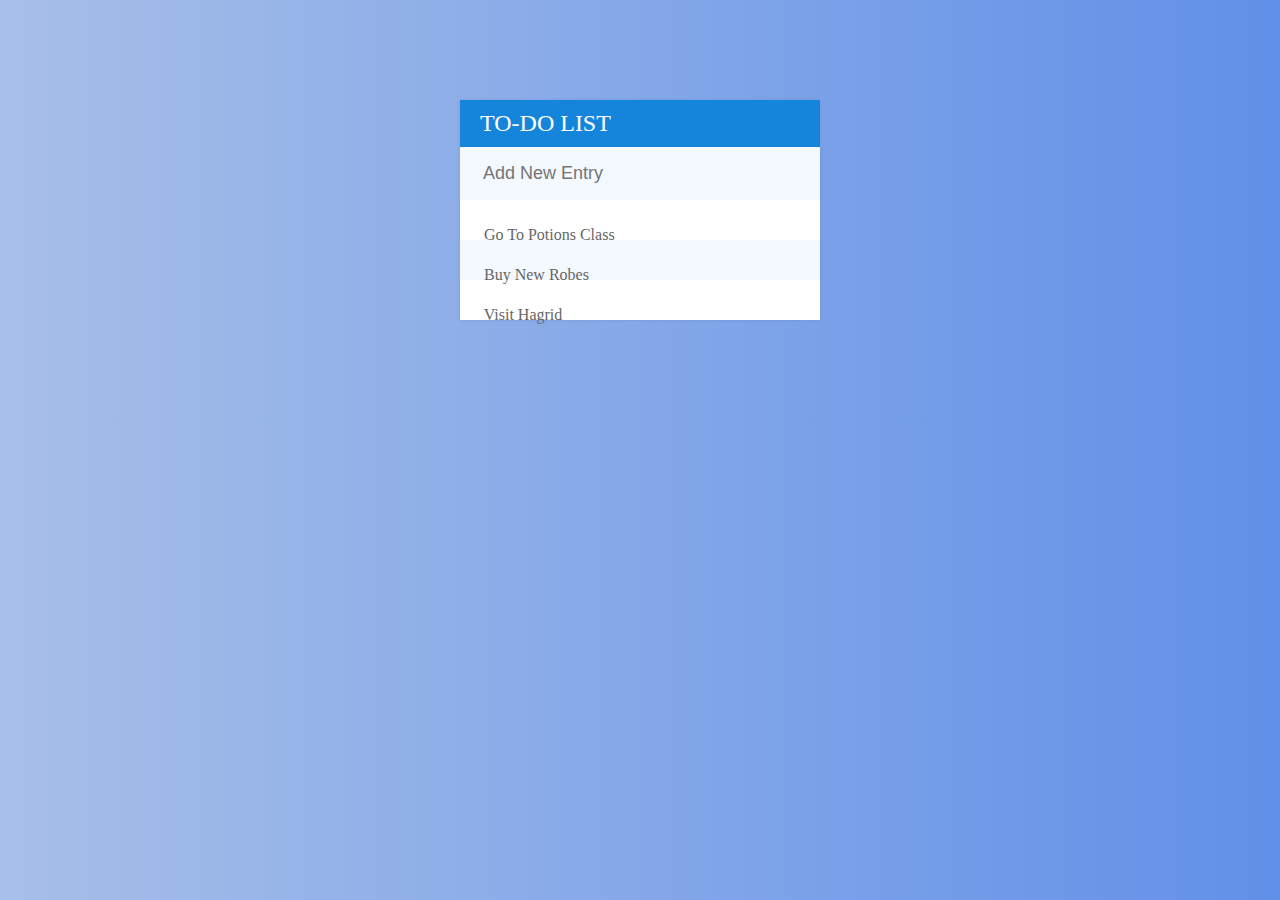
<file: projects/todo/index.html>
<!DOCTYPE html>
<html>
<head>
	<title>To-Do List</title>
	<link rel="stylesheet" type="text/css" href="assets\css\style.css">
	<script type="text/javascript" src="assets\js\lib\jquery.js"></script>
	<link href="https://fonts.googleapis.com/css?family=Roboto:400,500,700" rel="stylesheet">
	<link rel="stylesheet" href="https://use.fontawesome.com/releases/v5.8.1/css/all.css" integrity="sha384-50oBUHEmvpQ+1lW4y57PTFmhCaXp0ML5d60M1M7uH2+nqUivzIebhndOJK28anvf" crossorigin="anonymous">
</head>
<body>

<div id="container">
	<h1>To-Do List <i class="fas fa-plus-circle" id="add"></i></h1>
	<input type="text" placeholder="Add New Entry" name="">
	<ul>
		<li><span><i class="fas fa-trash-alt"></i></span> Go To Potions Class</li>
		<li><span><i class="fas fa-trash-alt"></i></span> Buy New Robes</li>
		<li><span><i class="fas fa-trash-alt"></i></span> Visit Hagrid</li>
	</ul>
</div>
<script type="text/javascript" src="assets/js/todos.js"></script>

</body>
</html>
</file>
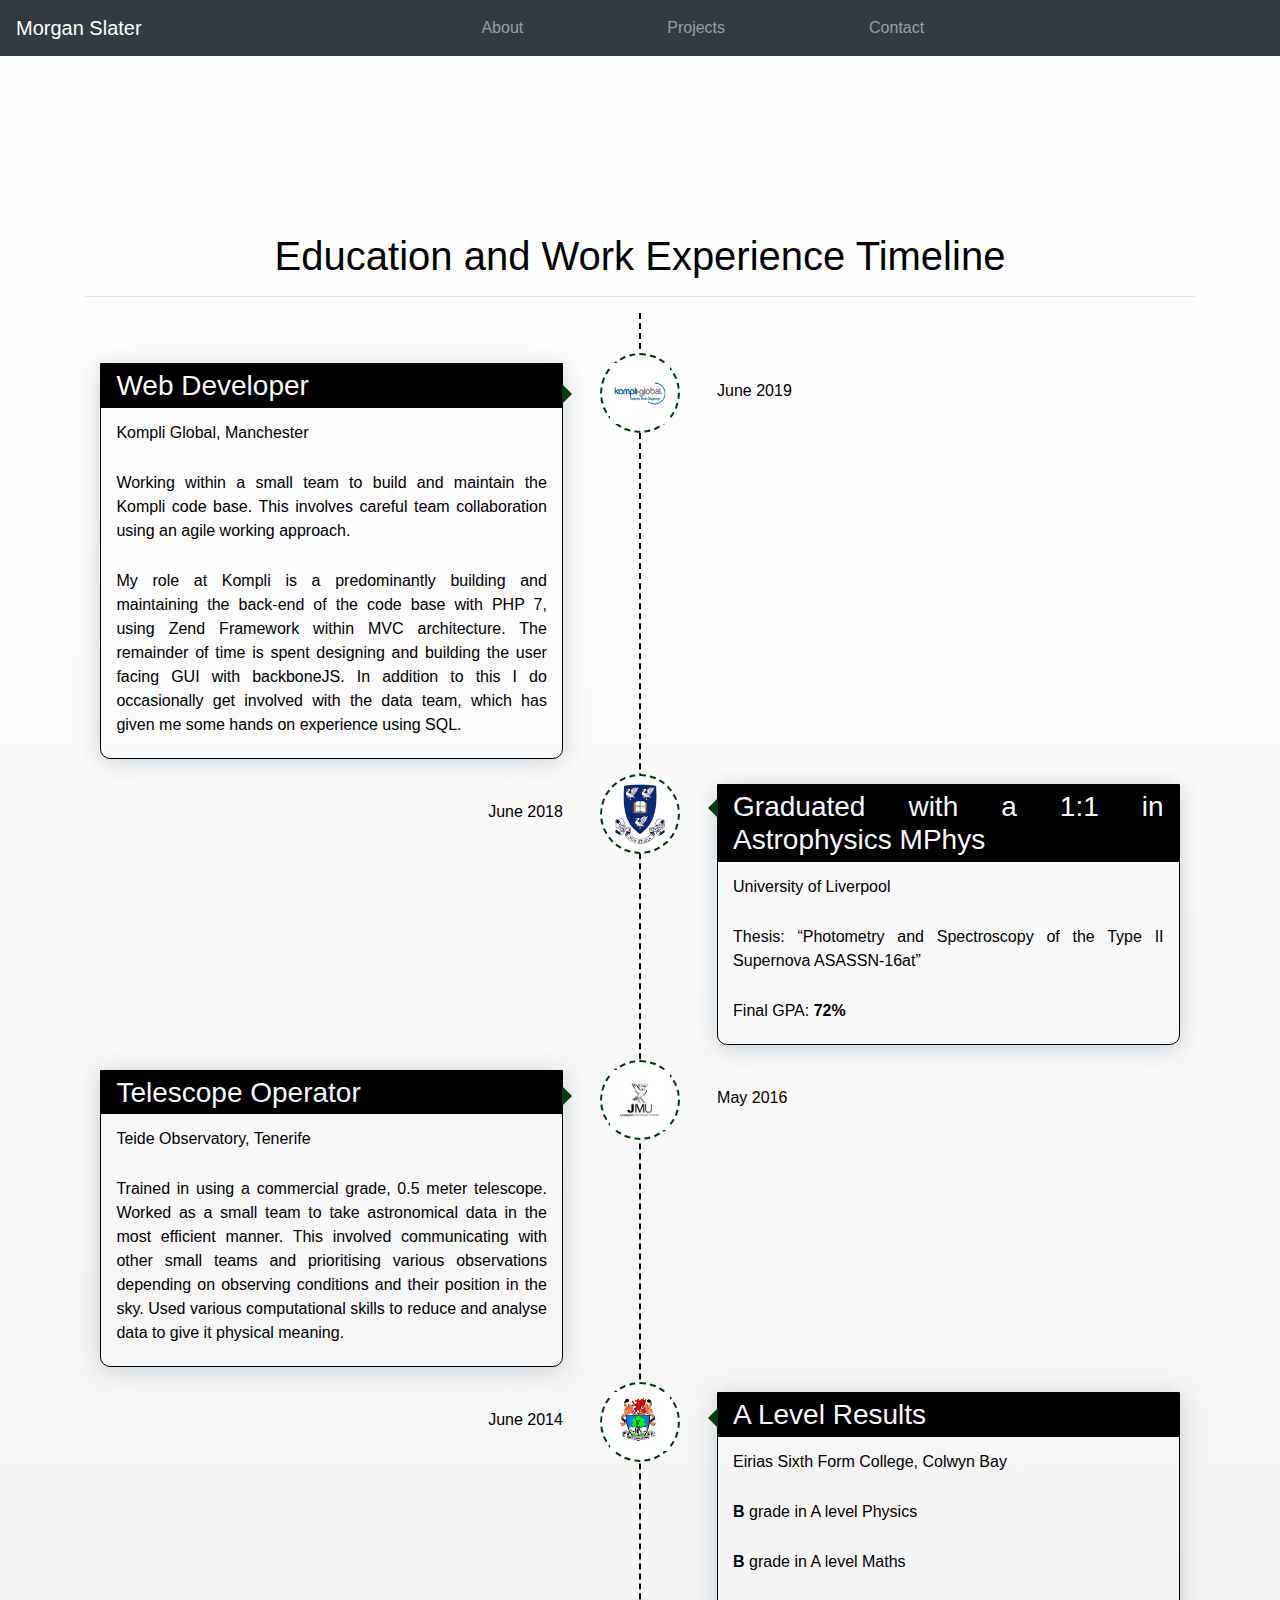
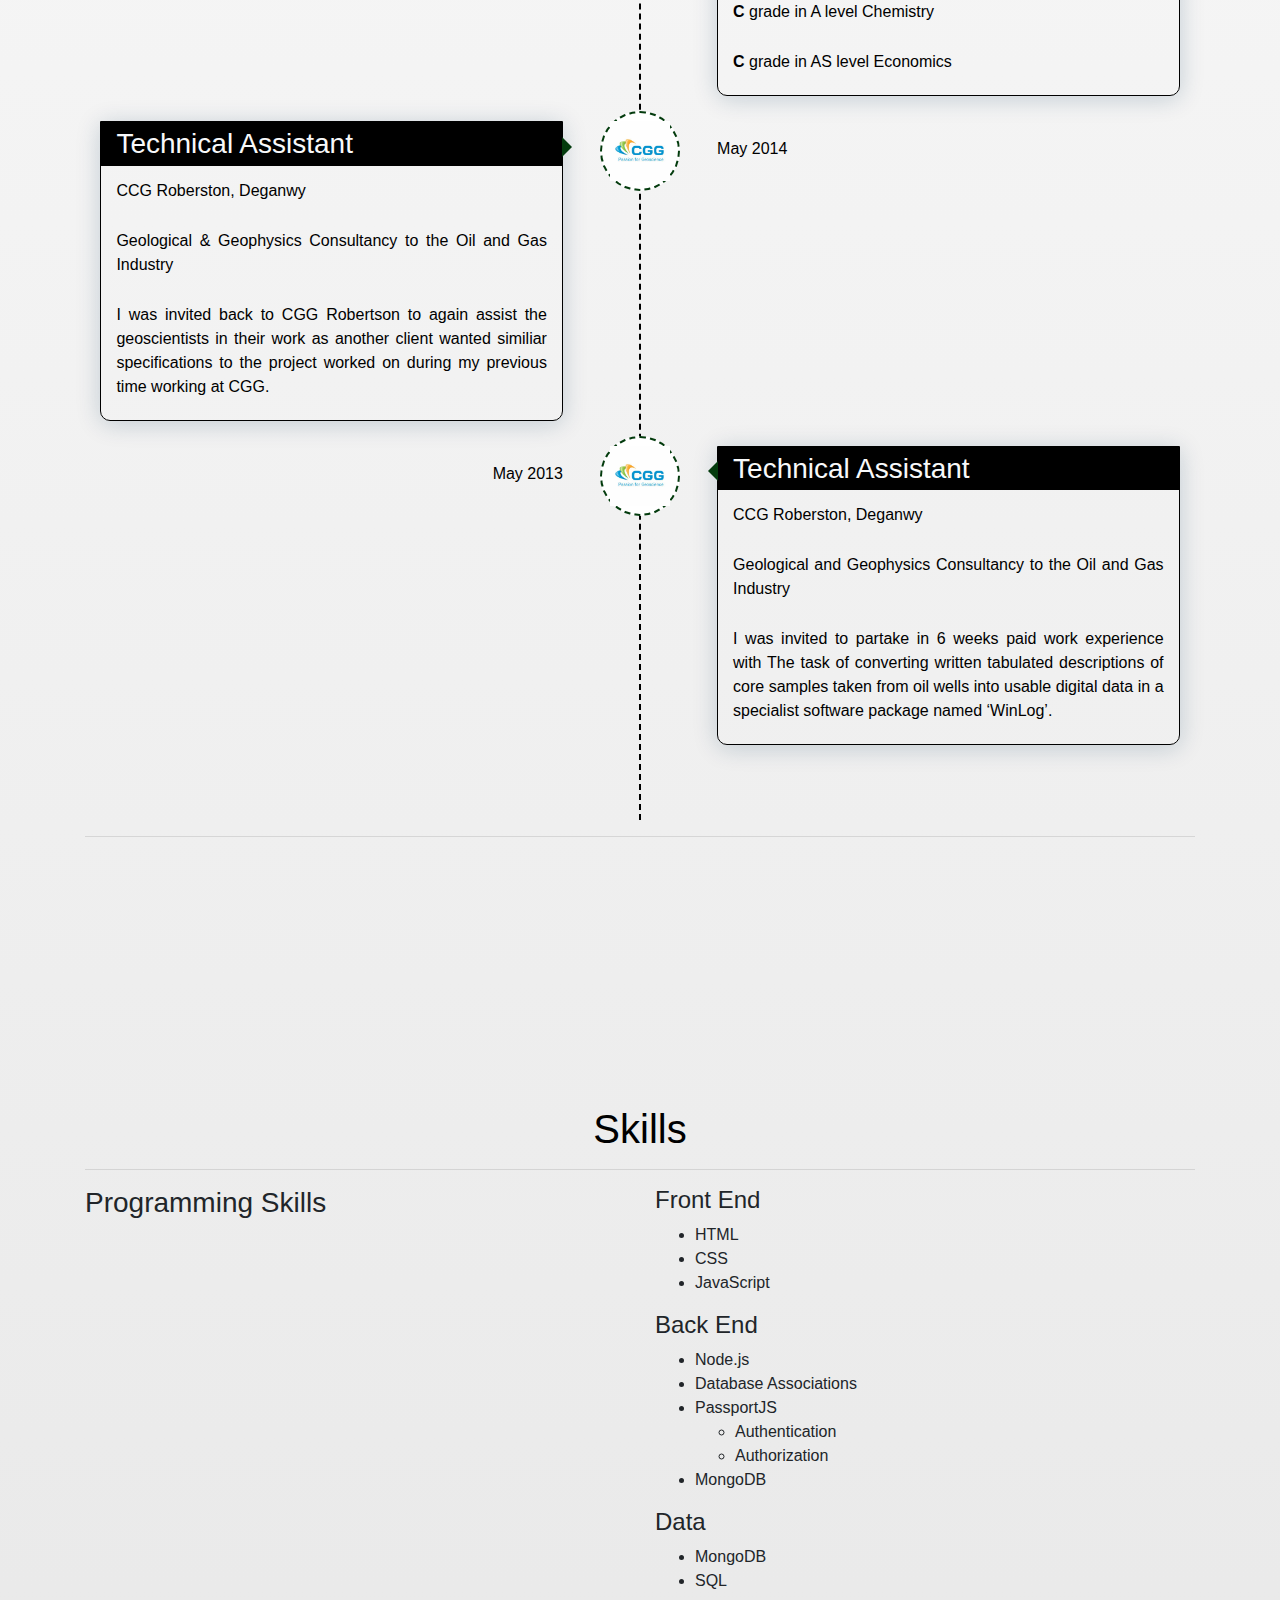
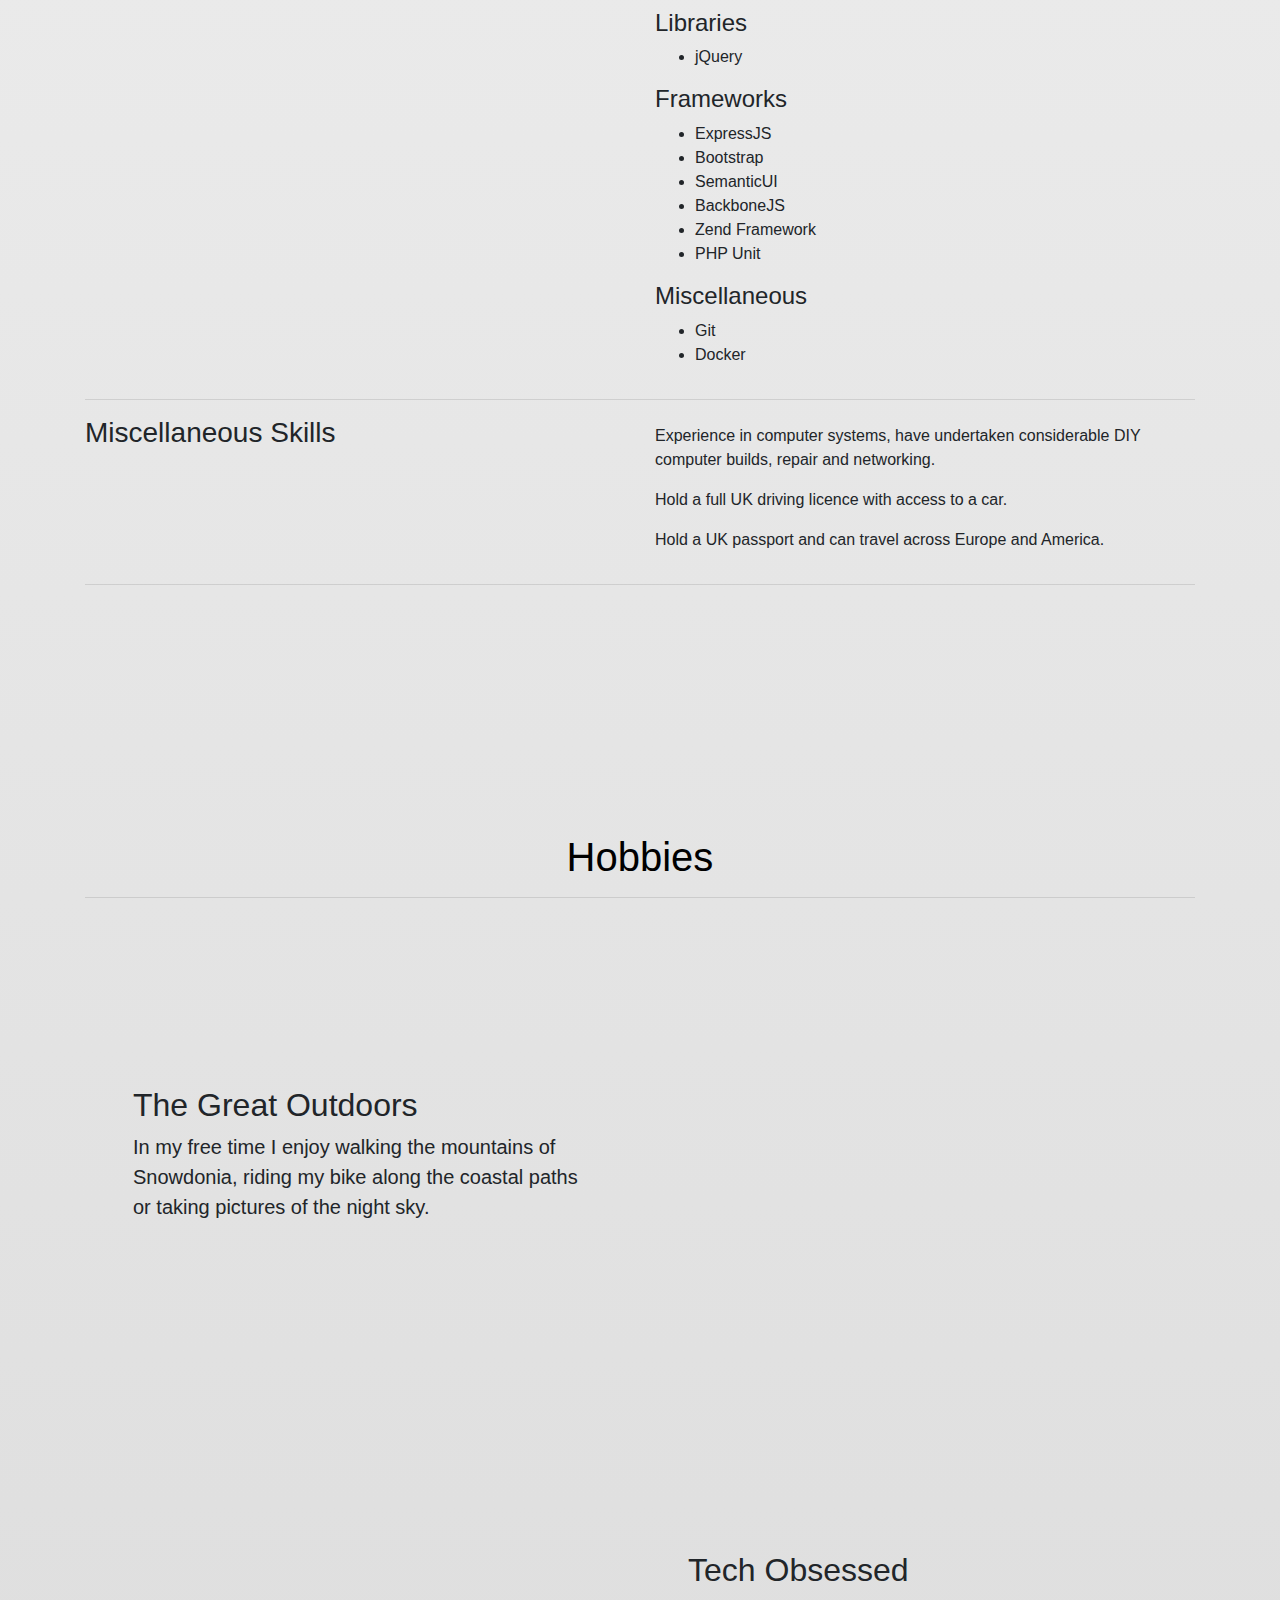
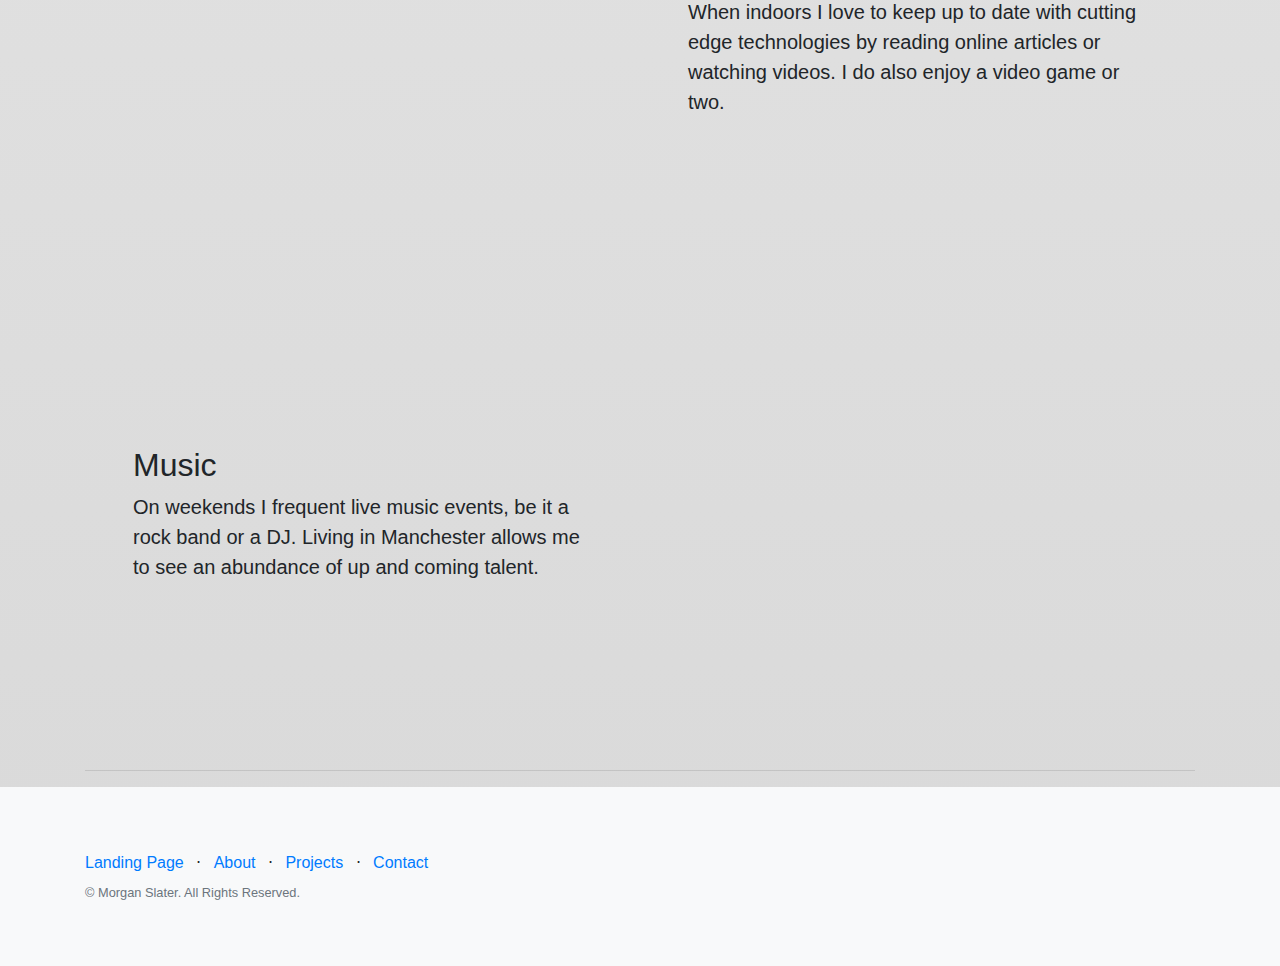
<file: about.html>
<!doctype html>
<html lang="en">
<body>
<head>
    <!-- Required meta tags -->
    <meta charset="utf-8">
    <meta name="viewport" content="width=device-width, initial-scale=1, shrink-to-fit=no">
    <link rel="stylesheet" type="text/css" href="about.css">
    <!-- Bootstrap CSS -->
    <link rel="stylesheet" href="https://stackpath.bootstrapcdn.com/bootstrap/4.3.1/css/bootstrap.min.css" integrity="sha384-ggOyR0iXCbMQv3Xipma34MD+dH/1fQ784/j6cY/iJTQUOhcWr7x9JvoRxT2MZw1T" crossorigin="anonymous">
    <link rel="stylesheet" href="https://use.fontawesome.com/releases/v5.8.1/css/all.css" integrity="sha384-50oBUHEmvpQ+1lW4y57PTFmhCaXp0ML5d60M1M7uH2+nqUivzIebhndOJK28anvf" crossorigin="anonymous">
    <link href="https://fonts.googleapis.com/css?family=Zilla+Slab" rel="stylesheet">
    <title>   

      Morgan Slater

    </title>
</head>

<nav class="navbar navbar-expand-lg navbar-dark bg-dark fixed-top">
    <button class="navbar-toggler" type="button" data-toggle="collapse" data-target="#navbarSupportedContent" aria-controls="navbarSupportedContent" aria-expanded="false" aria-label="Toggle navigation">
      <span class="navbar-toggler-icon"></span>
    </button>
  
    <div class="collapse navbar-collapse" id="navbarSupportedContent">
      <a class="navbar-brand" href="index.html"><i class="fas fa-keyboard"></i> <span id="logo">   Morgan Slater</span></a>
      <ul class="navbar-nav mr-auto">
      </ul>
      <ul class="navbar-nav auto">
        <li class="nav-item middle">
          <a class="nav-link" href="about.html">About <span class="sr-only">(current)</span></a>
        </li>
        <li class="nav-item middle">
          <a class="nav-link" href="projects.html">Projects</a>
        </li>
        <li class="nav-item middle">
          <a
            class="nav-link"
            id="nav-contact"
            onclick="window.open('https://slatermorgan-contact.herokuapp.com/', 'newwindow', 'width=600,height=600'); return false;"
          >
            Contact
          </a>
        </li>
      </ul>
      <ul class="navbar-nav ml-auto">
        <li class="nav-item">
          <a class="navbar-brand" href="https://github.com/slatermorgan"><i class="fab fa-github"></i></a>
        </li>
      </ul>
    </div>
</nav>

<div class="parallax header"></div>

<div><h1>Education and Work Experience Timeline</h1></div>


<section id="timeline">
<div class="container">
  <hr>
      <div class="timeline">
        <div class="row no-gutters justify-content-end justify-content-md-around align-items-start  timeline-nodes">
          <div class="col-10 col-md-5 order-3 order-md-1 timeline-content">
            <h3 class=" text-light">Web Developer</h3>
            <p>Kompli Global, Manchester</p>
            <p> Working within a small team to build and maintain the Kompli code base. This involves careful team collaboration using an agile working approach. </p>
            <p>My role at Kompli is a predominantly building and maintaining the back-end of the code base with PHP 7, using Zend Framework within MVC architecture. The remainder of time is spent designing and building the user facing GUI with backboneJS. In addition to this I do occasionally get involved with the data team, which has given me some hands on experience using SQL.</p>
          </div>
          <div class="col-2 col-sm-1 px-md-3 order-2 timeline-image text-md-center d-none d-md-block">
            <img src="imgs/kompli.png" class="img-fluid" alt="img">
          </div>
          <div class="col-10 col-md-5 order-1 order-md-3 py-3 timeline-date">
            <time>June 2019</time>
          </div>
        </div>
        <div class="row no-gutters justify-content-end justify-content-md-around align-items-start  timeline-nodes">
          <div class="col-10 col-md-5 order-3 order-md-1 timeline-content">
            <h3 class=" text-light">Graduated with a 1:1 in Astrophysics MPhys</h3>
            <p>University of Liverpool</p>
            <p>Thesis: “Photometry and Spectroscopy of the Type II Supernova ASASSN-16at”</p>
            <p>Final GPA: <strong>72%</strong></p>
          </div>
          <div class="col-2 col-sm-1 px-md-3 order-2 timeline-image text-md-center d-none d-md-block">
            <img src="imgs/uol.jpg" class="img-fluid" alt="img">
          </div>
          <div class="col-10 col-md-5 order-1 order-md-3 py-3 timeline-date">
            <time>June 2018</time>
          </div>
        </div>
        <div class="row no-gutters justify-content-end justify-content-md-around align-items-start  timeline-nodes">
          <div class="col-10 col-md-5 order-3 order-md-1 timeline-content">
            <h3 class=" text-light">Telescope Operator</h3>
            <p>Teide Observatory, Tenerife</p>
            <p>Trained in using a commercial grade, 0.5 meter telescope. Worked as a small team to take astronomical data in the most efficient manner. This involved communicating with other small teams and prioritising various observations depending on observing conditions and their position in the sky. Used various computational skills to reduce and analyse data to give it physical meaning.</p>
          </div>
          <div class="col-2 col-sm-1 px-md-3 order-2 timeline-image text-md-center d-none d-md-block">
            <img src="imgs/ljmu.jpg" class="img-fluid" alt="img">
          </div>
          <div class="col-10 col-md-5 order-1 order-md-3 py-3 timeline-date">
            <time>May 2016</time>
          </div>
        </div>
        <div class="row no-gutters justify-content-end justify-content-md-around align-items-start  timeline-nodes">
          <div class="col-10 col-md-5 order-3 order-md-1 timeline-content">
            <h3 class=" text-light">A Level Results</h3>
            <p>Eirias Sixth Form College, Colwyn Bay</p>
            <p><strong id="grade">B</strong> grade in A level Physics</p>
            <p><strong id="grade">B</strong> grade in A level Maths</p>
            <p><strong id="grade">C</strong> grade in A level Chemistry</p>
            <p><strong id="grade">C</strong> grade in AS level Economics</p>
          </div>
          <div class="col-2 col-sm-1 px-md-3 order-2 timeline-image text-md-center d-none d-md-block">
            <img src="imgs/eirias.jpg" class="img-fluid" alt="img">
          </div>
          <div class="col-10 col-md-5 order-1 order-md-3 py-3 timeline-date">
            <time>June 2014</time>
          </div>
        </div>
        <div class="row no-gutters justify-content-end justify-content-md-around align-items-start  timeline-nodes">
          <div class="col-10 col-md-5 order-3 order-md-1 timeline-content">
            <h3 class="text-light">Technical Assistant</h3>
            <p>CCG Roberston, Deganwy</p>
            <p>Geological & Geophysics Consultancy to the Oil and Gas Industry</p>
            <p>I was invited back to CGG Robertson to again assist the geoscientists in their work as another client wanted similiar specifications to the project worked on during my previous time working at CGG.</p>
          </div>
          <div class="col-2 col-sm-1 px-md-3 order-2 timeline-image text-md-center d-none d-md-block">
            <img src="imgs/cgg.jpg" class="img-fluid" alt="img">
          </div>
          <div class="col-10 col-md-5 order-1 order-md-3 py-3 timeline-date">
            <time>May 2014</time>
          </div>
        </div>
        <div class="row no-gutters justify-content-end justify-content-md-around align-items-start  timeline-nodes">
          <div class="col-10 col-md-5 order-3 order-md-1 timeline-content">
            <h3 class=" text-light">Technical Assistant</h3>
            <p>CCG Roberston, Deganwy</p>
            <p>Geological and Geophysics Consultancy to the Oil and Gas Industry</p>
            <p>I was invited to partake in 6 weeks paid work experience with The task of converting written tabulated descriptions of core samples taken from oil wells into usable digital data in a specialist software package named ‘WinLog’.</p>
          </div>
          <div class="col-2 col-sm-1 px-md-3 order-2 timeline-image text-md-center d-none d-md-block">
            <img src="imgs/cgg.jpg" class="img-fluid" alt="img">
          </div>
          <div class="col-10 col-md-5 order-1 order-md-3 py-3 timeline-date">
            <time>May 2013</time>
          </div>
        </div>
      </div>
      <hr>
    </div>
</section>

<div class="parallax"></div>

<div><h1>Skills</h1></div>

<section id="skills">
    <div class="container">
      <hr>
        <div class="row">
          <div class="col-lg-6">
            <h3><i class="fas fa-code"></i> Programming Skills </h3>
          </div>
          <div class="col-lg-6">
              <h4>Front End</h4>
              <ul>
                <li>HTML</li>
                <li>CSS</li>
                <li>JavaScript</li>
              </ul>
              <h4>Back End</h4>
              <ul>
                  <li>Node.js</li>
                  <li>Database Associations</li>
                  <li>PassportJS</li>
                  <ul>
                      <li>Authentication</li>
                      <li>Authorization</li>
                  </ul>
                  <li>MongoDB</li>
              </ul>
              <h4>Data</h4>
              <ul>
                <li>MongoDB</li>
                <li>SQL</li>
              </ul>
              <h4>Libraries</h4>
              <ul>
                  <li>jQuery</li>
              </ul>
              <h4>Frameworks</h4>
              <ul>
                  <li>ExpressJS</li>
                  <li>Bootstrap</li>
                  <li>SemanticUI</li>
                  <li>BackboneJS</li>
                  <li>Zend Framework</li>
                  <li>PHP Unit</li>
              </ul>
              <h4>Miscellaneous</h4>
              <ul>
                <li>Git</li>
                <li>Docker</li>
              </ul>
            </div>
      </div> <!-- /container -->
</section>

<section id="skills">
  <div class="container">
    <hr>
      <div class="row">
        <div class="col-lg-6">
          <h3><i class="fas fa-check-double"></i></i> Miscellaneous Skills</h3>
        </div>
        <div class="col-lg-6">
          <h3><i class="far fa-hdd"></i></h3>
          <p>Experience in computer systems, have undertaken considerable DIY computer builds,
              repair and networking.</p>
          <h3><i class="fas fa-car"></i></h3>
          <p>Hold a full UK driving licence with access to a car.</p>
          <h3><i class="fas fa-plane"></i></h3>
          <p>Hold a UK passport and can travel across Europe and America.</p>
        </div>
    </div> <!-- /container -->
    <hr>
</section>

<div class="parallax"></div>

<section class="showcase">
  <div><h1>Hobbies</h1></div>
    <div class="container">
      <hr>

          <div class="container-fluid p-0">
            <div class="row no-gutters">
      
              <div class="col-lg-6 order-lg-2 text-white showcase-img" style="background-image: url('https://i.postimg.cc/qBYW6JvM/walking.jpg');"></div>
              <div class="col-lg-6 order-lg-1 my-auto showcase-text ">
                <h2>The Great Outdoors</h2>
                <p class="lead mb-0">In my free time I enjoy walking the mountains of Snowdonia, riding my bike along the coastal paths or taking pictures of the night sky.</p>
              </div>
            </div>
            <div class="row no-gutters">
              <div class="col-lg-6 text-white showcase-img" style="background-image: url('https://i.postimg.cc/XJN6LQRj/keyboard.jpg');"></div>
              <div class="col-lg-6 my-auto showcase-text">
                <h2>Tech Obsessed</h2>
                <p class="lead mb-0">When indoors I love to keep up to date with cutting edge technologies by reading online articles or watching videos. I do also enjoy a video game or two.</p>
              </div>
            </div>
            <div class="row no-gutters">
              <div class="col-lg-6 order-lg-2 text-white showcase-img" style="background-image: url('https://i.postimg.cc/WbqL5DHk/music.jpg');"></div>
              <div class="col-lg-6 order-lg-1 my-auto showcase-text">
                <h2>Music</h2>
                <p class="lead mb-0">On weekends I frequent live music events, be it a rock band or a DJ. Living in Manchester allows me to see an abundance of up and coming talent. </p>
              </div>
            </div>
      </div>
      <hr>
  </div>
</section>

<div class="container">

</div>
  
    <!-- Footer -->
    <footer class="footer bg-light">
      <div class="container">
        <div class="row">
          <div class="col-lg-6 h-100 text-center text-lg-left my-auto">
            <ul class="list-inline mb-2">
              <li class="list-inline-item">
                <a href="index.html">Landing Page</a>
              </li>
              <li class="list-inline-item">&sdot;</li>
              <li class="list-inline-item">
                <a href="about.html">About</a>
              </li>
              <li class="list-inline-item">&sdot;</li>
              <li class="list-inline-item">
                <a href="projects.html">Projects</a>
              </li>
              <li class="list-inline-item">&sdot;</li>
              <li class="list-inline-item">
                <a href="contact.html">Contact</a>
              </li>
            </ul>
            <p class="text-muted small mb-4 mb-lg-0">&copy; Morgan Slater. All Rights Reserved.</p>
          </div>
          <div class="col-lg-6 h-100 text-center text-lg-right my-auto">
            <ul class="list-inline mb-0">
              <li class="list-inline-item">
                <a href="https://github.com/slatermorgan">
                  <i class="fab fa-github fa-2x fa-fw"></i>
                </a>
              </li>
            </ul>
          </div>
        </div>
      </div>
  </footer>


   <!-- Optional JavaScript -->
    <!-- jQuery first, then Popper.js, then Bootstrap JS -->
    <script src="https://code.jquery.com/jquery-3.3.1.slim.min.js" integrity="sha384-q8i/X+965DzO0rT7abK41JStQIAqVgRVzpbzo5smXKp4YfRvH+8abtTE1Pi6jizo" crossorigin="anonymous"></script>
    <script src="https://cdnjs.cloudflare.com/ajax/libs/popper.js/1.14.7/umd/popper.min.js" integrity="sha384-UO2eT0CpHqdSJQ6hJty5KVphtPhzWj9WO1clHTMGa3JDZwrnQq4sF86dIHNDz0W1" crossorigin="anonymous"></script>
    <script src="https://stackpath.bootstrapcdn.com/bootstrap/4.3.1/js/bootstrap.min.js" integrity="sha384-JjSmVgyd0p3pXB1rRibZUAYoIIy6OrQ6VrjIEaFf/nJGzIxFDsf4x0xIM+B07jRM" crossorigin="anonymous"></script>
</body>
</html>
</file>
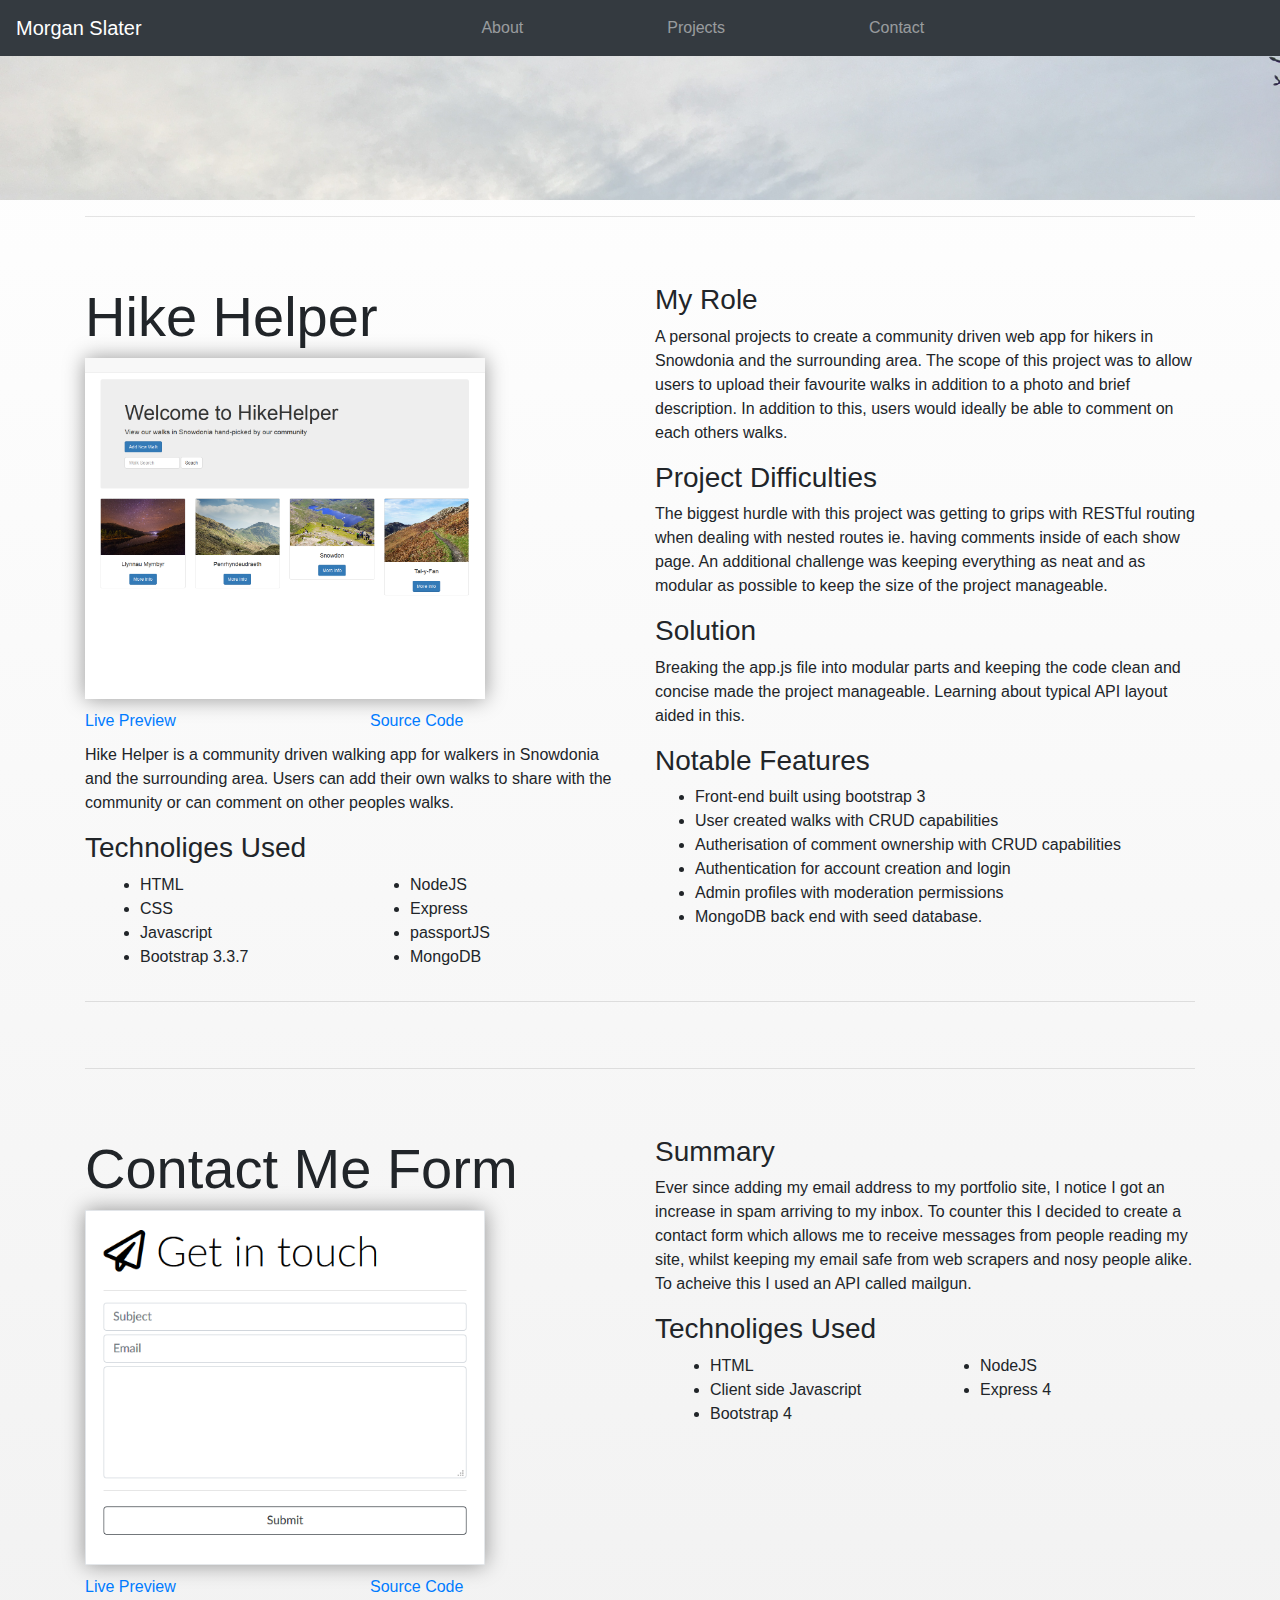
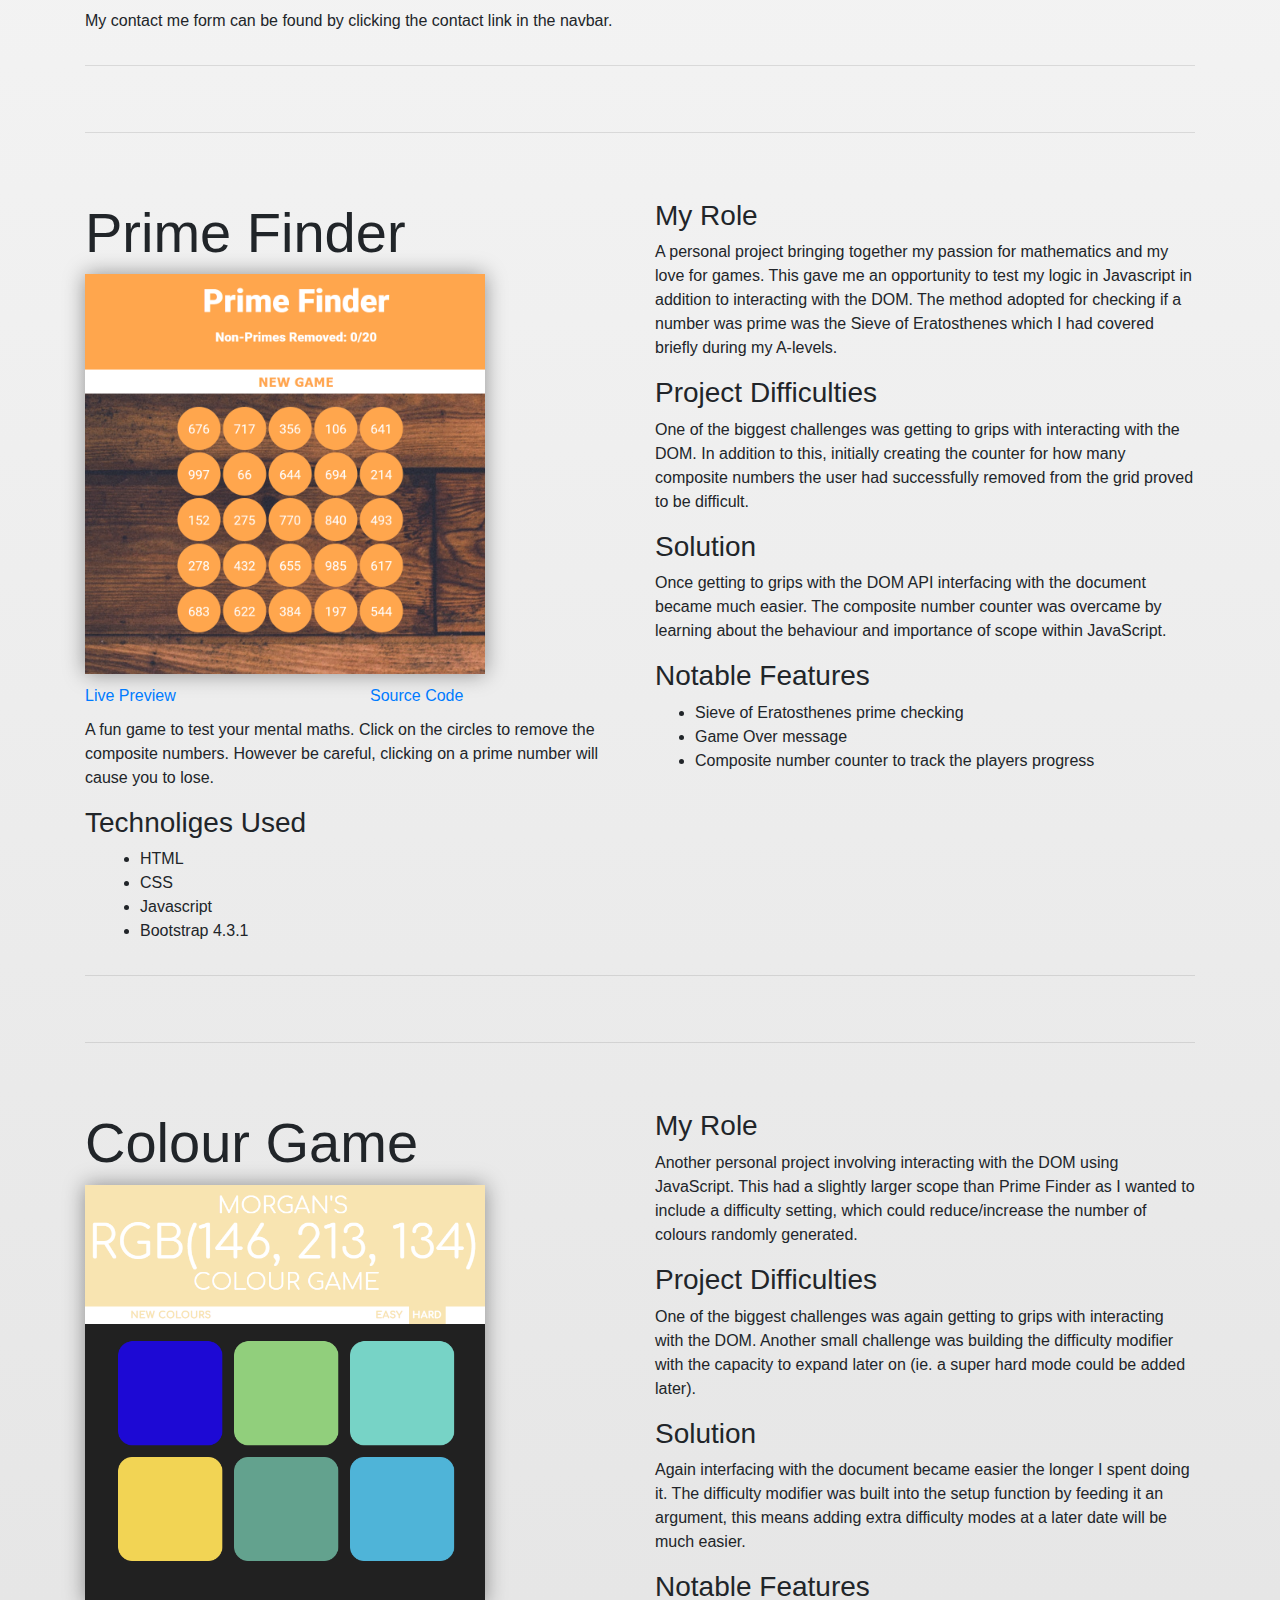
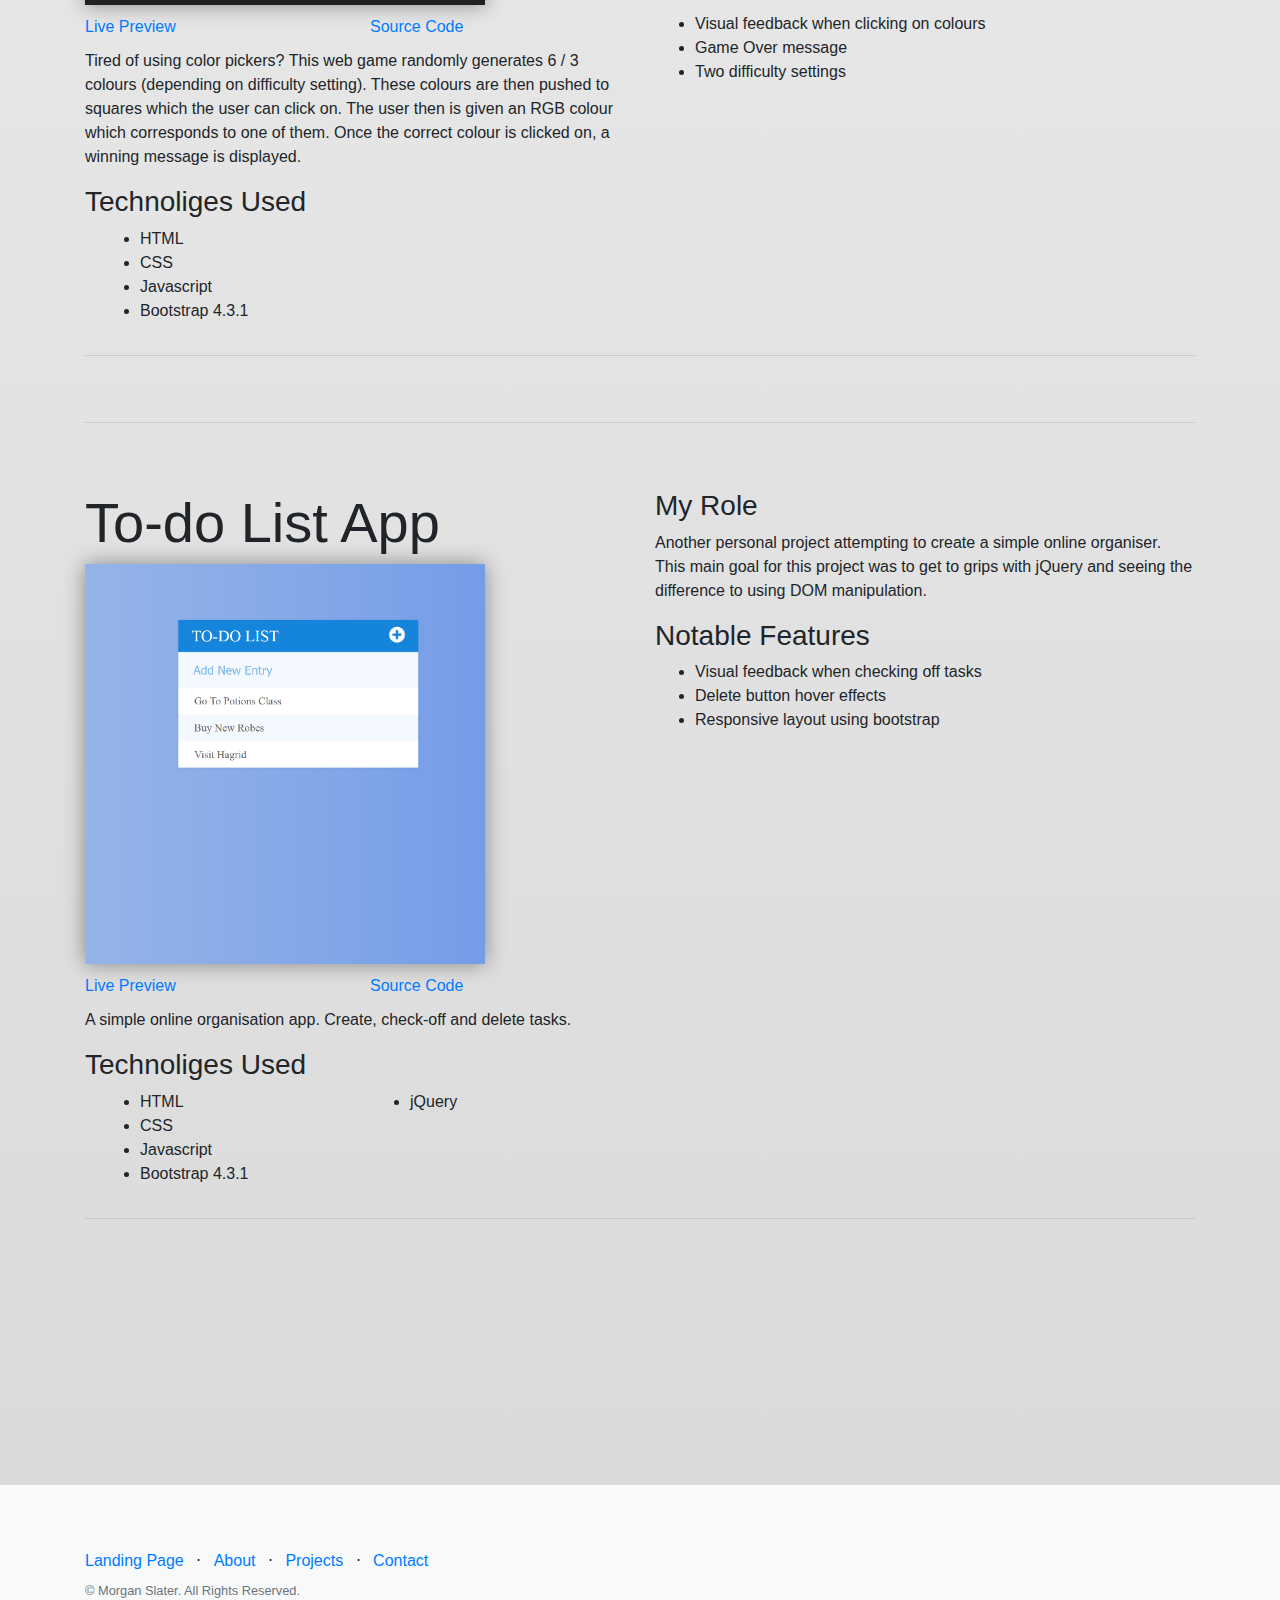
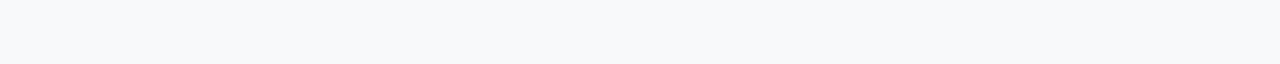
<file: projects.html>
<!doctype html>
<html lang="en">
<body>
<head>
    <!-- Required meta tags -->
    <meta charset="utf-8">
    <meta name="viewport" content="width=device-width, initial-scale=1, shrink-to-fit=no">
    <link rel="stylesheet" type="text/css" href="projects.css">
    <!-- Bootstrap CSS -->
    <link rel="stylesheet" href="https://stackpath.bootstrapcdn.com/bootstrap/4.3.1/css/bootstrap.min.css" integrity="sha384-ggOyR0iXCbMQv3Xipma34MD+dH/1fQ784/j6cY/iJTQUOhcWr7x9JvoRxT2MZw1T" crossorigin="anonymous">
    <link rel="stylesheet" href="https://use.fontawesome.com/releases/v5.8.1/css/all.css" integrity="sha384-50oBUHEmvpQ+1lW4y57PTFmhCaXp0ML5d60M1M7uH2+nqUivzIebhndOJK28anvf" crossorigin="anonymous">
    <link href="https://fonts.googleapis.com/css?family=Zilla+Slab" rel="stylesheet">
    <title>   

      Morgan Slater

    </title>
</head>

<nav class="navbar navbar-expand-lg navbar-dark bg-dark fixed-top">
    <button class="navbar-toggler" type="button" data-toggle="collapse" data-target="#navbarSupportedContent" aria-controls="navbarSupportedContent" aria-expanded="false" aria-label="Toggle navigation">
      <span class="navbar-toggler-icon"></span>
    </button>
  
    <div class="collapse navbar-collapse" id="navbarSupportedContent">
      <a class="navbar-brand" href="index.html"><i class="fas fa-keyboard"></i> <span id="logo">   Morgan Slater</span></a>
      <ul class="navbar-nav mr-auto">
      </ul>
      <ul class="navbar-nav auto">
        <li class="nav-item middle">
          <a class="nav-link" href="about.html">About <span class="sr-only">(current)</span></a>
        </li>
        <li class="nav-item middle">
          <a class="nav-link" href="projects.html">Projects</a>
        </li>
        <li class="nav-item middle">
          <a
            class="nav-link"
            id="nav-contact"
            onclick="window.open('https://slatermorgan-contact.herokuapp.com/', 'newwindow', 'width=600,height=600'); return false;"
          >
            Contact
          </a>
        </li>
      </ul>
      <ul class="navbar-nav ml-auto">
        <li class="nav-item">
          <a class="navbar-brand" href="https://github.com/slatermorgan"><i class="fab fa-github"></i></a>
        </li>
      </ul>
    </div>
</nav>

  <div class="parallax header"></div>

  <div class="container">
      <hr>
        <div class="row">
          <div class="col-sm">
            <h2>Hike Helper</h2>
            <img class="resize" src="imgs/projects/hikehelp.png" alt="">
            <div class="container" style="padding: 10px 0">
                <div class="row">
                  <div class="col-sm">
                      <a href="https://hike-help.herokuapp.com"><i class="fas fa-laptop-code"></i> Live Preview</a>
                  </div>
                  <div class="col-sm">
                      <a href="https://github.com/slatermorgan/Hike-Help"><i class="fas fa-code-branch"></i> Source Code</a>
                  </div>
                </div>
              </div>
              <p>Hike Helper is a community driven walking app for walkers in Snowdonia and the surrounding area. Users can add their own walks to share with the community or can comment on other peoples walks. </p>
              <h3>Technoliges Used</h3>
              <div class="container">
                  <div class="row">
                    <div class="col-sm">
                      <ul>
                        <li>HTML</li>
                        <li>CSS</li>
                        <li>Javascript</li>
                        <li>Bootstrap 3.3.7</li>
                      </ul>
                    </div>
                    <div class="col-sm">
                      <ul>
                        <li>NodeJS</li>
                        <li>Express</li>
                        <li>passportJS</li>
                        <li>MongoDB</li>
                      </ul>
                    </div>
                  </div>
                </div>
          </div>
          <div class="col-sm">
            <h3>My Role</h3>
            <p>A personal projects to create a community driven web app for hikers in Snowdonia and the surrounding area. The scope of this project was to allow users to upload their favourite walks in addition to a photo and brief description. In addition to this, users would ideally be able to comment on each others walks. </p>
            <h3>Project Difficulties</h3>
            <p>The biggest hurdle with this project was getting to grips with RESTful routing when dealing with nested routes ie. having comments inside of each show page. An additional challenge was keeping everything as neat and as modular as possible to keep the size of the project manageable. </p>
            <h3>Solution</h3>
            <p>Breaking the app.js file into modular parts and keeping the code clean and concise made the project manageable. Learning about typical API layout aided in this. </p>
            <h3>Notable Features</h3>
            <ul>
              <li>Front-end built using bootstrap 3</li>
              <li>User created walks with CRUD capabilities</li>
              <li>Autherisation of comment ownership with CRUD capabilities</li>
              <li>Authentication for account creation and login</li>
              <li>Admin profiles with moderation permissions</li>
              <li>MongoDB back end with seed database.</li>
            </ul>
          </div>
        </div>
        <hr>
      </div>

  <div class="container">
      <hr>
        <div class="row">
          <div class="col-sm">
            <h2>Contact Me Form</h2>
            <img class="resize" src="imgs/projects/contact.png" alt="">
            <div class="container" style="padding: 10px 0">
                <div class="row">
                  <div class="col-sm">
                      <a href="https://slatermorgan-contact.herokuapp.com"><i class="fas fa-laptop-code"></i> Live Preview</a>
                  </div>
                  <div class="col-sm">
                      <a href="https://github.com/slatermorgan/ContactMe"><i class="fas fa-code-branch"></i> Source Code</a>
                  </div>
                </div>
              </div>
              <p>My contact me form can be found by clicking the contact link in the navbar.</p>
          

          </div>
          <div class="col-sm">
            <h3>Summary</h3>
            <p>Ever since adding my email address to my portfolio site, I notice I got an increase in spam arriving to my inbox. To counter this I decided to create a contact form which allows me to receive messages from people reading my site, whilst keeping my email safe from web scrapers and nosy people alike. To acheive this I used an API called mailgun.</p>
            <h3>Technoliges Used</h3>
            <div class="container">
                <div class="row">
                  <div class="col-sm">
                    <ul>
                      <li>HTML</li>
                      <li>Client side Javascript</li>
                      <li>Bootstrap 4</li>
                    </ul>
                  </div>
                  <div class="col-sm">
                    <ul>
                      <li>NodeJS</li>
                      <li>Express 4</li>
                    </ul>
                  </div>
                </div>
            </div>
          </div>
        </div>
        <hr>
      </div>

      <div class="container">
          <hr>
            <div class="row">
              <div class="col-sm">
                <h2>Prime Finder</h2>
                <img class="resize" src="imgs/projects/primefinder.png" alt="">
                <div class="container" style="padding: 10px 0">
                    <div class="row">
                      <div class="col-sm">
                          <a href="projects/prime finder/primes.html"><i class="fas fa-laptop-code"></i> Live Preview</a>
                      </div>
                      <div class="col-sm">
                          <a href="https://github.com/slatermorgan/Prime-Finder"><i class="fas fa-code-branch"></i> Source Code</a>
                      </div>
                    </div>
                  </div>
                  <p>A fun game to test your mental maths. Click on the circles to remove the composite numbers. However be careful, clicking on a prime number will cause you to lose.</p>
                  <h3>Technoliges Used</h3>
                  <div class="container">
                      <div class="row">
                        <div class="col-sm">
                          <ul>
                            <li>HTML</li>
                            <li>CSS</li>
                            <li>Javascript</li>
                            <li>Bootstrap 4.3.1</li>
                          </ul>
                        </div>
                        <div class="col-sm">
                        </div>
                      </div>
                    </div>
              </div>
              <div class="col-sm">
                <h3>My Role</h3>
                <p>A personal project bringing together my passion for mathematics and my love for games. This gave me an opportunity to test my logic in Javascript in addition to interacting with the DOM. The method adopted for checking if a number was prime was the Sieve of Eratosthenes which I had covered briefly during my A-levels. </p>
                <h3>Project Difficulties</h3>
                <p>One of the biggest challenges was getting to grips with interacting with the DOM. In addition to this, initially creating the counter for how many composite numbers the user had successfully removed from the grid proved to be difficult. </p>
                <h3>Solution</h3>
                <p>Once getting to grips with the DOM API interfacing with the document became much easier. The composite number counter was overcame by learning about the behaviour and importance of scope within JavaScript.</p>
                <h3>Notable Features</h3>
                <ul>
                  <li>Sieve of Eratosthenes prime checking</li>
                  <li>Game Over message</li>
                  <li>Composite number counter to track the players progress</li>
                </ul>
              </div>
            </div>
            <hr>
          </div>



          <div class="container">
              <hr>
                <div class="row">
                  <div class="col-sm">
                    <h2>Colour Game</h2>
                    <img class="resize" src="imgs/projects/colorgame.png" alt="">
                    <div class="container" style="padding: 10px 0">
                        <div class="row">
                          <div class="col-sm">
                              <a href="projects/colorgame/colourgame.html"><i class="fas fa-laptop-code"></i> Live Preview</a>
                          </div>
                          <div class="col-sm">
                              <a href="https://github.com/slatermorgan/Colour-Game/"><i class="fas fa-code-branch"></i> Source Code</a>
                          </div>
                        </div>
                      </div>
                      <p>Tired of using color pickers? This web game randomly generates 6 / 3 colours (depending on difficulty setting). These colours are then pushed to squares which the user can click on. The user then is given an RGB colour which corresponds to one of them. Once the correct colour is clicked on, a winning message is displayed.</p>
                      <h3>Technoliges Used</h3>
                      <div class="container">
                          <div class="row">
                            <div class="col-sm">
                              <ul>
                                <li>HTML</li>
                                <li>CSS</li>
                                <li>Javascript</li>
                                <li>Bootstrap 4.3.1</li>
                              </ul>
                            </div>
                            <div class="col-sm">
                            </div>
                          </div>
                        </div>
                  </div>
                  <div class="col-sm">
                    <h3>My Role</h3>
                    <p>Another personal project involving interacting with the DOM using JavaScript. This had a slightly larger scope than Prime Finder as I wanted to include a difficulty setting, which could reduce/increase the number of colours randomly generated. </p>
                    <h3>Project Difficulties</h3>
                    <p>One of the biggest challenges was again getting to grips with interacting with the DOM. Another small challenge was building the difficulty modifier with the capacity to expand later on (ie. a super hard mode could be added later).</p>
                    <h3>Solution</h3>
                    <p>Again interfacing with the document became easier the longer I spent doing it. The difficulty modifier was built into the setup function by feeding it an argument, this means adding extra difficulty modes at a later date will be much easier.  </p>
                    <h3>Notable Features</h3>
                    <ul>
                      <li>Visual feedback when clicking on colours</li>
                      <li>Game Over message</li>
                      <li>Two difficulty settings</li>
                    </ul>
                  </div>
                </div>
                <hr>
              </div>

              <div class="container">
                  <hr>
                    <div class="row">
                      <div class="col-sm">
                        <h2>To-do List App</h2>
                        <img class="resize" src="imgs/projects/todo.png" alt="">
                        <div class="container" style="padding: 10px 0">
                            <div class="row">
                              <div class="col-sm">
                                  <a href="projects/todo/index.html"><i class="fas fa-laptop-code"></i> Live Preview</a>
                              </div>
                              <div class="col-sm">
                                  <a href="https://github.com/slatermorgan/To-Do-List-App"><i class="fas fa-code-branch"></i> Source Code</a>
                              </div>
                            </div>
                          </div>
                          <p>A simple online organisation app. Create, check-off and delete tasks.</p>
                          <h3>Technoliges Used</h3>
                          <div class="container">
                              <div class="row">
                                <div class="col-sm">
                                  <ul>
                                    <li>HTML</li>
                                    <li>CSS</li>
                                    <li>Javascript</li>
                                    <li>Bootstrap 4.3.1</li>
                                  </ul>
                                </div>
                                <div class="col-sm">
                                  <ul>
                                    <li>jQuery</li>
                                  </ul>
                                </div>
                              </div>
                            </div>
                      </div>
                      <div class="col-sm">
                        <h3>My Role</h3>
                        <p>Another personal project attempting to create a simple online organiser. This main goal for this project was to get to grips with jQuery and seeing the difference to using DOM manipulation.</p>
                        <h3>Notable Features</h3>
                        <ul>
                          <li>Visual feedback when checking off tasks</li>
                          <li>Delete button hover effects</li>
                          <li>Responsive layout using bootstrap</li>
                        </ul>
                      </div>
                    </div>
                    <hr>
                  </div>

                  <div class="parallax"></div>

    <!-- Footer -->
    <footer class="footer bg-light">
        <div class="container">
          <div class="row">
            <div class="col-lg-6 h-100 text-center text-lg-left my-auto">
              <ul class="list-inline mb-2">
                <li class="list-inline-item">
                  <a href="index.html">Landing Page</a>
                </li>
                <li class="list-inline-item">&sdot;</li>
                <li class="list-inline-item">
                  <a href="about.html">About</a>
                </li>
                <li class="list-inline-item">&sdot;</li>
                <li class="list-inline-item">
                  <a href="projects.html">Projects</a>
                </li>
                <li class="list-inline-item">&sdot;</li>
                <li class="list-inline-item">
                  <a href="contact.html">Contact</a>
                </li>
              </ul>
              <p class="text-muted small mb-4 mb-lg-0">&copy; Morgan Slater. All Rights Reserved.</p>
            </div>
            <div class="col-lg-6 h-100 text-center text-lg-right my-auto">
              <ul class="list-inline mb-0">
                <li class="list-inline-item">
                  <a href="https://github.com/slatermorgan">
                    <i class="fab fa-github fa-2x fa-fw"></i>
                  </a>
                </li>
              </ul>
            </div>
          </div>
        </div>
    </footer>


   <!-- Optional JavaScript -->
    <!-- jQuery first, then Popper.js, then Bootstrap JS -->
    <script src="https://code.jquery.com/jquery-3.3.1.slim.min.js" integrity="sha384-q8i/X+965DzO0rT7abK41JStQIAqVgRVzpbzo5smXKp4YfRvH+8abtTE1Pi6jizo" crossorigin="anonymous"></script>
    <script src="https://cdnjs.cloudflare.com/ajax/libs/popper.js/1.14.7/umd/popper.min.js" integrity="sha384-UO2eT0CpHqdSJQ6hJty5KVphtPhzWj9WO1clHTMGa3JDZwrnQq4sF86dIHNDz0W1" crossorigin="anonymous"></script>
    <script src="https://stackpath.bootstrapcdn.com/bootstrap/4.3.1/js/bootstrap.min.js" integrity="sha384-JjSmVgyd0p3pXB1rRibZUAYoIIy6OrQ6VrjIEaFf/nJGzIxFDsf4x0xIM+B07jRM" crossorigin="anonymous"></script>
</body>
</html>
</file>
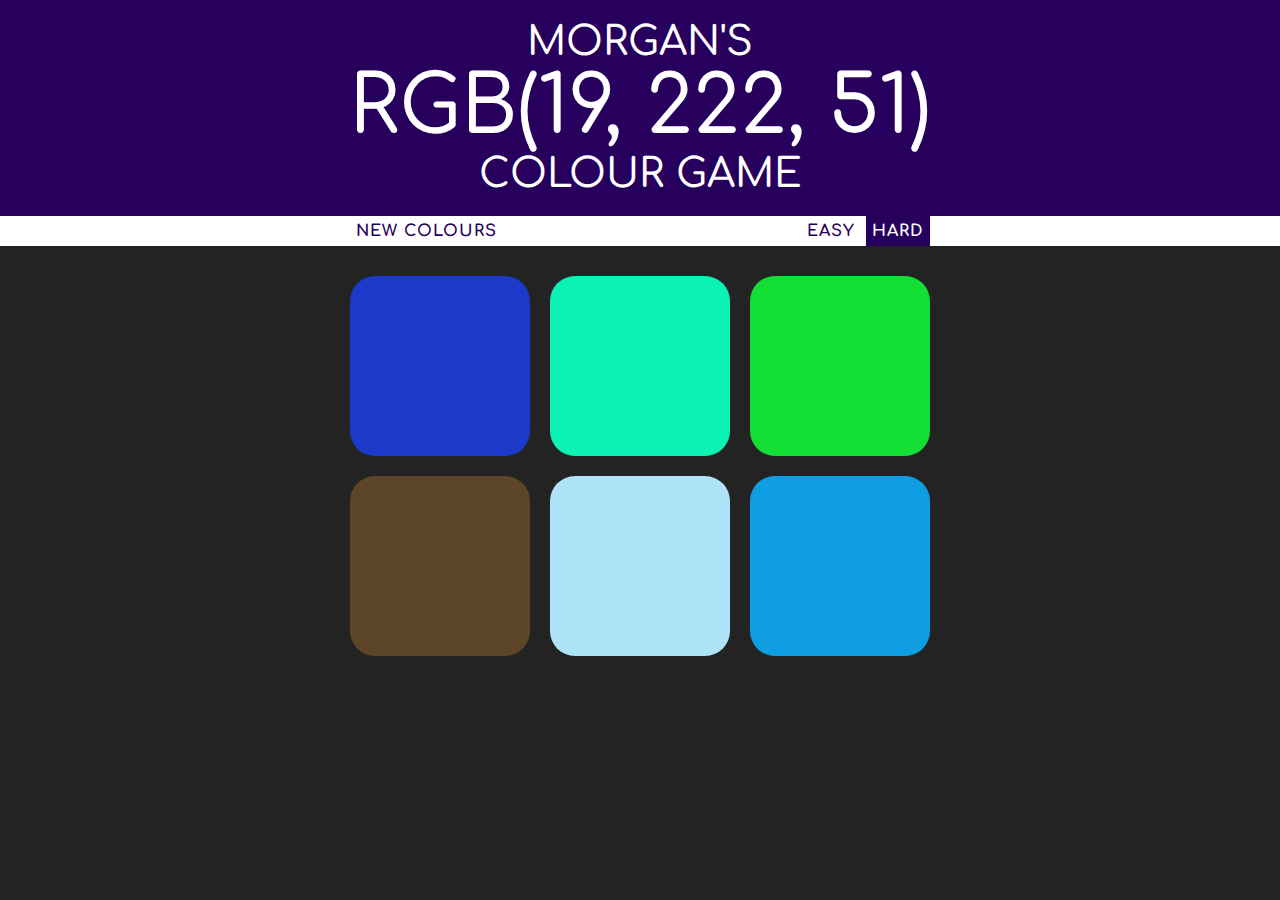
<file: projects/colorgame/colourgame.html>
<!doctype html>
<html lang="en">
  <head>
    <!-- Required meta tags -->
    <meta charset="utf-8">
    <meta name="viewport" content="width=device-width, initial-scale=1, shrink-to-fit=no">
    <!-- Bootstrap CSS -->
    <link rel="stylesheet" href="https://stackpath.bootstrapcdn.com/bootstrap/4.3.1/css/bootstrap.min.css" integrity="sha384-ggOyR0iXCbMQv3Xipma34MD+dH/1fQ784/j6cY/iJTQUOhcWr7x9JvoRxT2MZw1T" crossorigin="anonymous">
    <link rel="stylesheet" type="text/css" href="colourgame.css">
    <link href="https://fonts.googleapis.com/css?family=Comfortaa" rel="stylesheet">
    <title>Colour Game</title>
  </head>
<body>
<!-- STUFF GOES HERE -->

<h1>Morgan's
	<br>
	<span id="colorDisplay">RBG</span>
	<br>
	 Colour Game</h1>

<div id="stripe">
	<button id="reset">New Colours</button>
	<span id="message"></span>
	<button class="mode">Easy</button>
	<button class="mode selected">Hard</button>
</div>

<div id="container">
	<div class="square"></div>
	<div class="square"></div>
	<div class="square"></div>

	<div class="square"></div>
	<div class="square"></div>
	<div class="square"></div>
</div>


<!-- Optional JavaScript -->
<!-- jQuery first, then Popper.js, then Bootstrap JS -->
<script type="text/javascript" src="colourgame.js"></script>
<script src="https://code.jquery.com/jquery-3.3.1.slim.min.js" ></script>
<script src="https://cdnjs.cloudflare.com/ajax/libs/popper.js/1.14.7/umd/popper.min.js" ></script>
<script src="https://stackpath.bootstrapcdn.com/bootstrap/4.3.1/js/bootstrap.min.js" ></script>

</body>
</html>
</file>
<file: about.css>
body {
	font-family: 'Forum', cursive !important;
	font-family: 'Lato', 'Helvetica Neue', Helvetica, Arial, sans-serif !important;
	background: rgba(255, 255, 255, 1.0);
	background: -webkit-linear-gradient(top, rgba(255, 255, 255, 1.0), rgba(217, 217, 217, 1.0));
	background: -moz-linear-gradient(top, rgba(255, 255, 255, 1.0), rgba(217, 217, 217, 1.0));
	background: linear-gradient(to bottom, rgba(255, 255, 255, 1.0), rgba(217, 217, 217, 1.0));
	z-index: 2;
}

li.nav-item.middle {
	padding: 0em 5vw;
}

.jumbotron {
	height: 40rem;
	padding-top: 10rem;
	margin-bottom: 0;
}

.display-4 {
	padding-top: 5%;
	padding-bottom: 5%;
}

.jumbotron p {
	padding-top: 2rem;
}

.topper {
	background-color: black;
	height: 20px;
}

#nav-contact {
	cursor: pointer; 
}

.parallax.header {
	height: 200px;
}
.parallax {
	/* The image used */
	background-image: url("https://images.unsplash.com/photo-1549194291-3feac1c96345?ixlib=rb-1.2.1&ixid=eyJhcHBfaWQiOjEyMDd9&auto=format&fit=crop&w=2000&q=80");
	min-width: 768px;
	height: 200px;
	/* Set a specific height */
	/* Create the parallax scrolling effect */
	background-attachment: fixed;
	background-position: center;
	background-repeat: no-repeat;
	background-size: cover;
}

h1 {
	text-align: center;
	margin-top: 2rem !important;
	color: black;
}

#timeline {
	padding-bottom: 20px;
}

@media (min-width: 768px) {
	header.masthead {
		padding-top: 12rem;
		padding-bottom: 12rem;
	}
	header.masthead h1 {
		font-size: 3rem;
	}
}

.showcase .showcase-text {
	padding: 3rem !important;
}

.showcase .showcase-img {
	min-height: 30rem !important;
	background-size: cover !important;
}

@media (min-width: 768px) {
	.showcase .showcase-text {
		padding: 7rem;
	}
}

.features-icons {
	padding-top: 7rem;
	padding-bottom: 7rem;
}

.features-icons .features-icons-item {
	max-width: 20rem;
}

.features-icons .features-icons-item .features-icons-icon {
	height: 7rem;
}

.features-icons .features-icons-item .features-icons-icon i {
	font-size: 4.5rem;
}

.features-icons .features-icons-item:hover .features-icons-icon i {
	font-size: 5rem;
}

.testimonials {
	padding-top: 7rem;
	padding-bottom: 7rem;
}

.testimonials .testimonial-item {
	max-width: 18rem;
}

.testimonials .testimonial-item img {
	max-width: 12rem;
	-webkit-box-shadow: 0px 5px 5px 0px #adb5bd;
	box-shadow: 0px 5px 5px 0px #adb5bd;
}

.call-to-action {
	position: relative;
	background-color: #343a40;
	background: no-repeat center center;
	background-size: cover;
	padding-top: 7rem;
	padding-bottom: 7rem;
}

.call-to-action .overlay {
	position: absolute;
	background-color: #212529;
	height: 100%;
	width: 100%;
	top: 0;
	left: 0;
	opacity: 0.3;
}

footer.footer {
	padding-top: 4rem;
	padding-bottom: 4rem;
}

#top-picture {
	border-top: none;
}

/*Makes timeline work*/

.row {
	padding-top: 0rem;
	padding-bottom: 0rem;
}

:root {
	--white: #ffffff;
	--black: #000000;
	--blue: #0288d1;
	--gray: #ebebeb;
	--box-shadow1: 0px 0px 18px 2px rgba(10, 55, 90, 0.15);
}
body {
	font-family: 'Roboto', sans-serif;
	font-weight: lighter;
	color: #637280;
	-moz-user-select: none;
	-webkit-user-select: none;
	user-select: none;
}
:focus {
	outline: 0px solid transparent !important;
}
.timeline {
	padding: 50px 0;
	position: relative;
	z-index: 1 !important;
	text-align: justify;
  	text-justify: inter-word;
}
.timeline-nodes {
	padding-bottom: 25px;
	position: relative;
}
.timeline-nodes:nth-child(even) {
	flex-direction: row-reverse;
}
.timeline h3,
.timeline p {
	padding: 5px 15px;
}
.timeline h3 {
	font-weight: lighter;
	background: black;
}
.timeline p,
.timeline time {
	color: black;
}
.timeline::before {
	content: "";
	display: block;
	position: absolute;
	top: 0;
	left: 50%;
	width: 0;
	border-left: 2px dashed black;
	height: 100%;
	z-index: 1;
	transform: translateX(-50%);
}
.timeline-content {
	border: 1px solid black;
	position: relative;
	border-radius: 0 0 10px 10px;
	box-shadow: 0px 3px 25px 0px rgba(10, 55, 90, 0.2);
}
.timeline-nodes:nth-child(odd) h3,
.timeline-nodes:nth-child(odd) p {
	text-align: none;
}
.timeline-nodes:nth-child(odd) .timeline-date {
	text-align: left;
}

.timeline-nodes:nth-child(even) .timeline-date {
	text-align: right;
}
.timeline-nodes:nth-child(odd) .timeline-content::after {
	content: "";
	position: absolute;
	top: 5%;
	left: 100%;
	width: 0;
	border-left: 10px solid #033b0d;
	border-top: 10px solid transparent;
	border-bottom: 10px solid transparent;
}
.timeline-nodes:nth-child(even) .timeline-content::after {
	content: "";
	position: absolute;
	top: 5%;
	right: 100%;
	width: 0;
	border-right: 10px solid #033b0d;
	border-top: 10px solid transparent;
	border-bottom: 10px solid transparent;
}
.timeline-image {
	position: relative;
	z-index: 100;
}
.timeline-image::before {
	content: "";
	width: 80px;
	height: 80px;
	border: 2px dashed #033b0d;
	border-radius: 50%;
	display: block;
	position: absolute;
	top: 50%;
	left: 50%;
	transform: translate(-50%, -50%);
	background-color: #fff;
	z-index: 1;
}
.timeline-image img {
	position: relative;
	z-index: 100;
}
/*small device style*/

@media (max-width: 767px) {
	.timeline-nodes:nth-child(odd) h3,
	.timeline-nodes:nth-child(odd) p {
		text-align: none;
	}
	.timeline-nodes:nth-child(even) {
		flex-direction: row;
	}
	.timeline::before {
		content: "";
		display: block;
		position: absolute;
		top: 0;
		left: 4%;
		width: 0;
		border-left: 2px dashed var(--blue);
		height: 100%;
		z-index: 1;
		transform: translateX(-50%);
	}
	.timeline h3 {
		font-size: 1.7rem;
	}
	.timeline p {
		font-size: 14px;
	}
	.timeline-image {
		position: absolute;
		left: 0%;
		top: 60px;
		/*transform: translateX(-50%;);*/
	}
	.timeline-nodes:nth-child(odd) .timeline-content::after {
		content: "";
		position: absolute;
		top: 5%;
		left: auto;
		right: 100%;
		width: 0;
		border-left: 0;
		border-right: 10px solid var(--blue);
		border-top: 10px solid transparent;
		border-bottom: 10px solid transparent;
	}
	.timeline-nodes:nth-child(even) .timeline-content::after {
		content: "";
		position: absolute;
		top: 5%;
		right: 100%;
		width: 0;
		border-right: 10px solid var(--blue);
		border-top: 10px solid transparent;
		border-bottom: 10px solid transparent;
	}
	.timeline-nodes:nth-child(even) .timeline-date {
		text-align: none;
	}
	.timeline-image::before {
		width: 65px;
		height: 65px;
	}
}

/*extra small device style */
@media (max-width: 575px) {
	.timeline::before {
		content: "";
		display: block;
		position: absolute;
		top: 0;
		left: 3%;
	}
	.timeline-image {
		position: absolute;
		left: -5%;
	}
	.timeline-image::before {
		width: 60px;
		height: 60px;
	}
}
</file>
<file: projects.css>
body {
	font-family: 'Forum', cursive !important;
	font-family: 'Lato', 'Helvetica Neue', Helvetica, Arial, sans-serif !important;
	background: rgba(255, 255, 255, 1.0);
	background: -webkit-linear-gradient(top, rgba(255, 255, 255, 1.0), rgba(217, 217, 217, 1.0));
	background: -moz-linear-gradient(top, rgba(255, 255, 255, 1.0), rgba(217, 217, 217, 1.0));
	background: linear-gradient(to bottom, rgba(255, 255, 255, 1.0), rgba(217, 217, 217, 1.0));
	z-index: 2;
}

#nav-contact {
	cursor: pointer; 
}

.resize {
	width: 400px;
	height: auto;
	-moz-box-shadow: 0 0 20px rgba(0, 0, 0, 0.4);
	-webkit-box-shadow: 0 0 20px rgba(0, 0, 0, 0.4);
	box-shadow: 0 0 20px rgba(0, 0, 0, 0.4);
}

li.nav-item.middle {
	padding: 0em 5vw;
}

.jumbotron {
	height: 40rem;
	padding-top: 10rem;
	margin-bottom: 0;
}

.display-4 {
	padding-top: 5%;
	padding-bottom: 5%;
}

.jumbotron p {
	padding-top: 2rem;
}

.topper {
	background-color: black;
	height: 20px;
}

.parallax.header {
	height: 200px;
}
.parallax {
	/* The image used */
	background-image: url("imgs/view.JPG");
	min-width: 768px;
	height: 200px;
	/* Set a specific height */
	/* Create the parallax scrolling effect */
	background-attachment: fixed;
	background-position: center;
	background-repeat: no-repeat;
	background-size: cover;
}
h1 {
	text-align: center;
	margin-top: 2rem !important;
	color: black;
}
h2 {
	font-size: 3.5rem !important;
}
hr {
	padding: 25px !important;
}

footer.footer {
	padding-top: 4rem;
	padding-bottom: 4rem;
}
</file>
<file: projects/colorgame/colourgame.css>
body {
	background-color: #232323;
	margin: 0;
	font-family: 'Comfortaa', cursive;
}

.square {
	width: 30%;
	background-color: purple;
	padding-bottom: 30%;
	float: left;
	margin: 1.66%;
	border-radius: 25px;
	transition: background 0.5s;
	-webkit-transition: background 0.5s;
	-moz-transition: background 0.5s;
}

#container {
	max-width: 600px;
	margin: 20px auto;
}

h1 {
	color: white;
	text-align: center;
	background-color: #27005e;
	margin: 0;
	text-transform: uppercase;
	line-height: 1.1;
	padding: 20px 0;
}

#stripe {
	background-color: white;
	height: 30px;
	text-align: center;
}

.selected {
	color: white;
	background-color: #27005e;
}

#colorDisplay {
	font-size: 200%;
}

#message {
	display: inline-block;
	width: 22.5%;
}

button {
	border: none;
	background: none;
	text-transform: uppercase;
	height: 100%;
	font-weight: 700;
	color: #27005e;
	letter-spacing: 1px;
	font-size: inherit;
	outline: none;
	-webkit-appearance: none;
	transition: all 0.25s;
	-webkit-transition: all 0.25s;
	-moz-transition: all 0.25s;
}

button:hover {
	color: white;
	background-color: #27005e;
}
</file>
